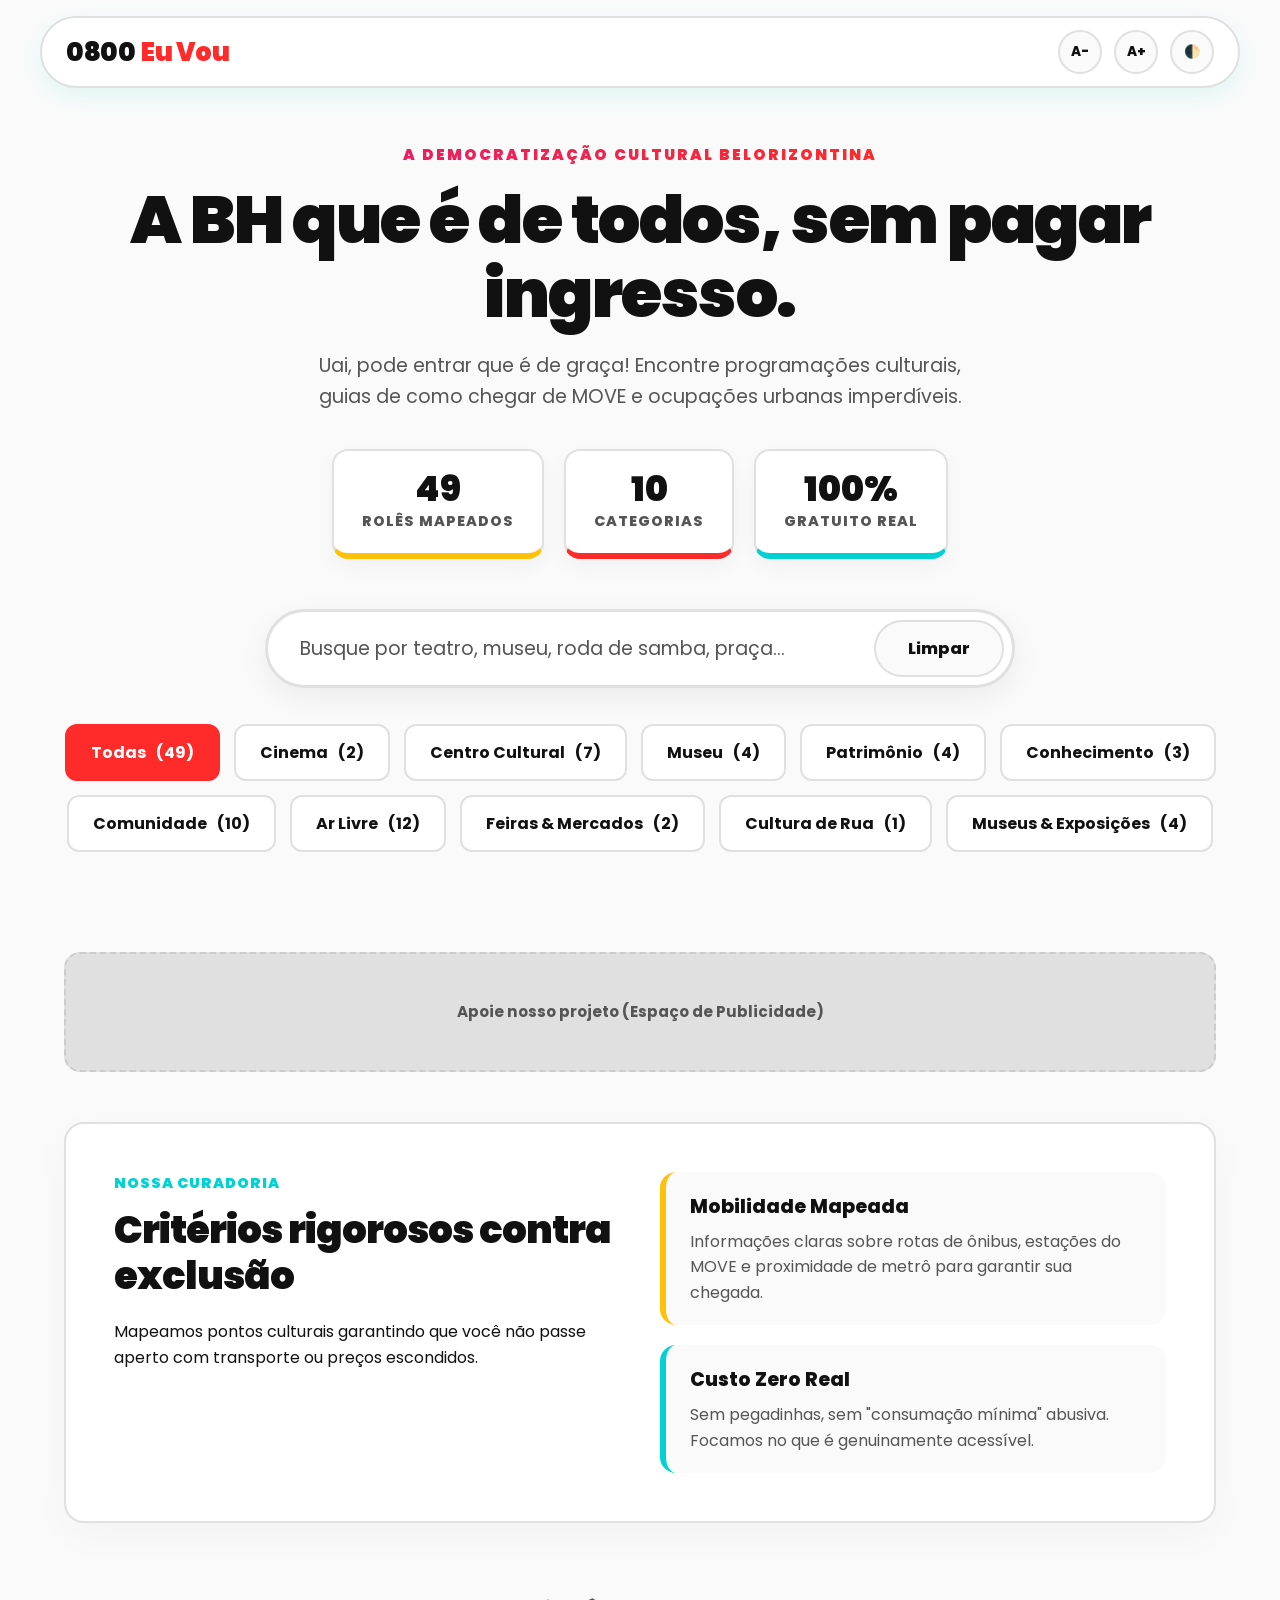
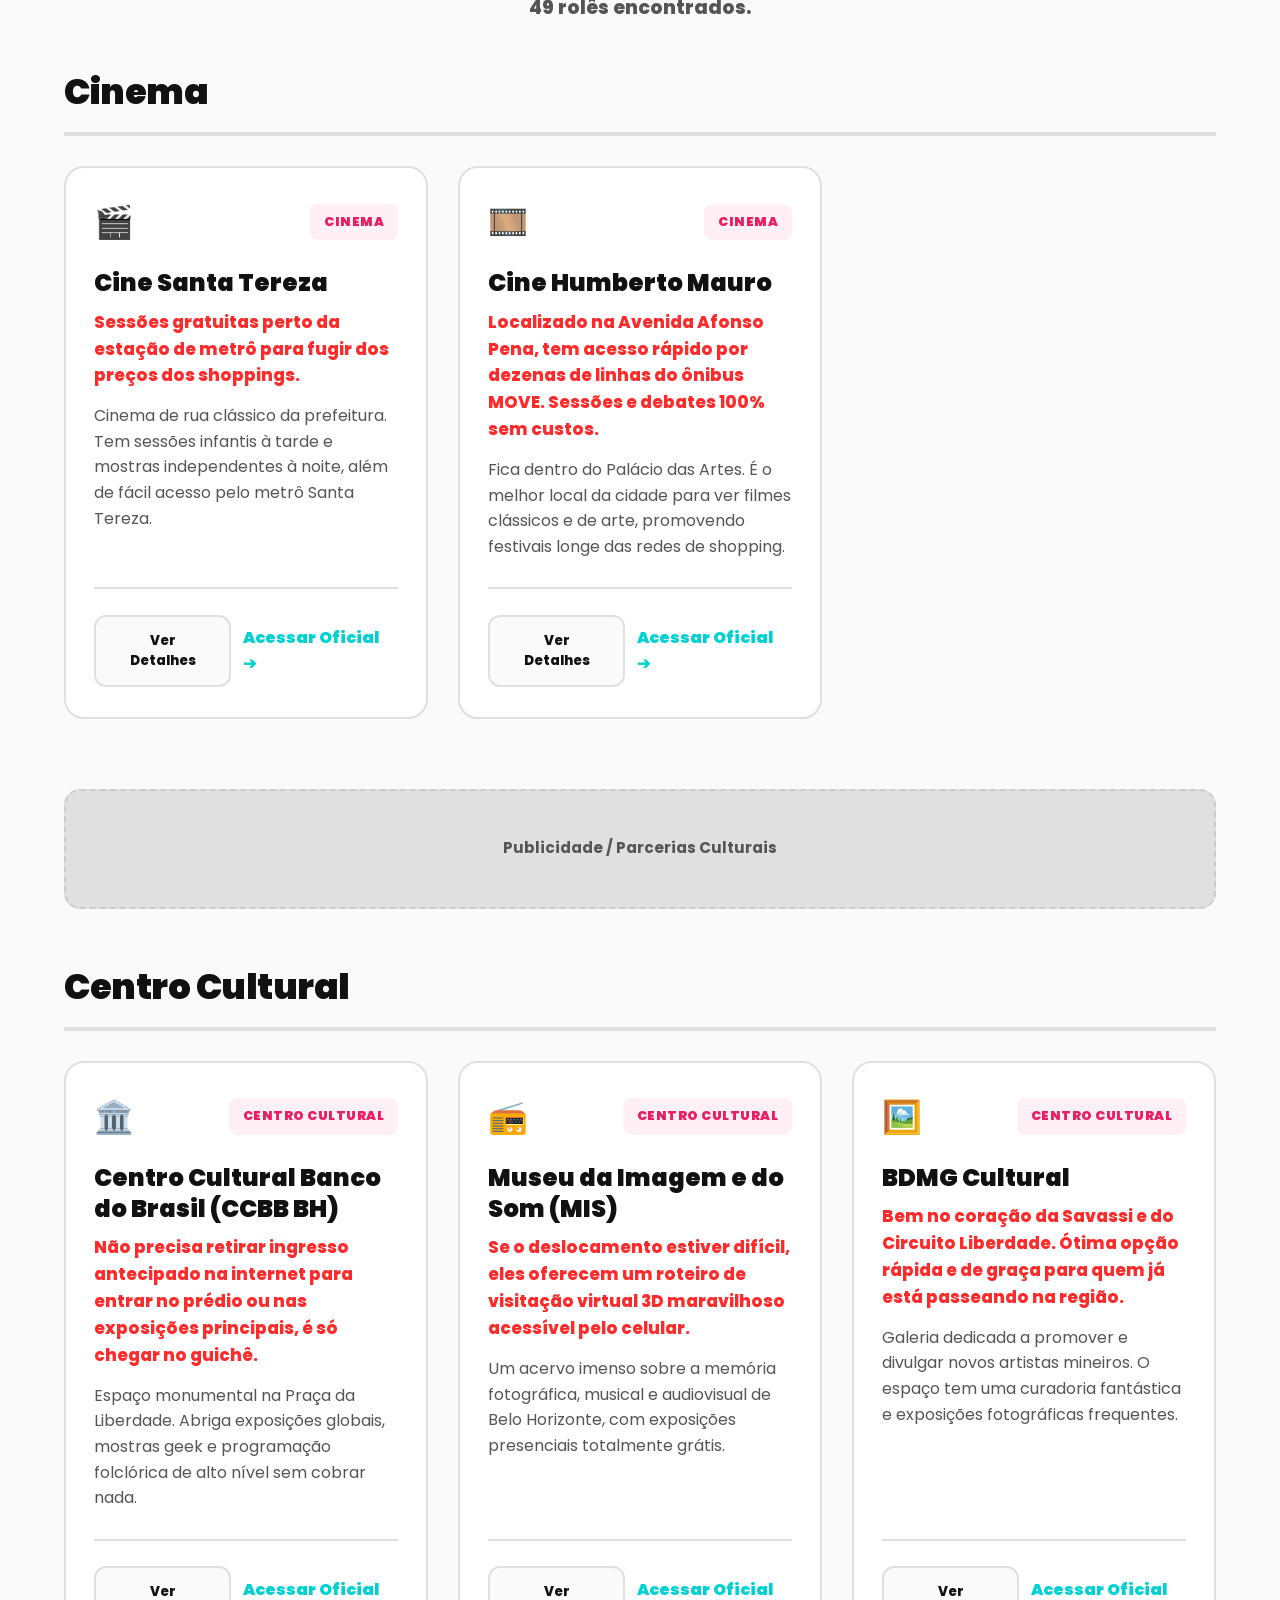
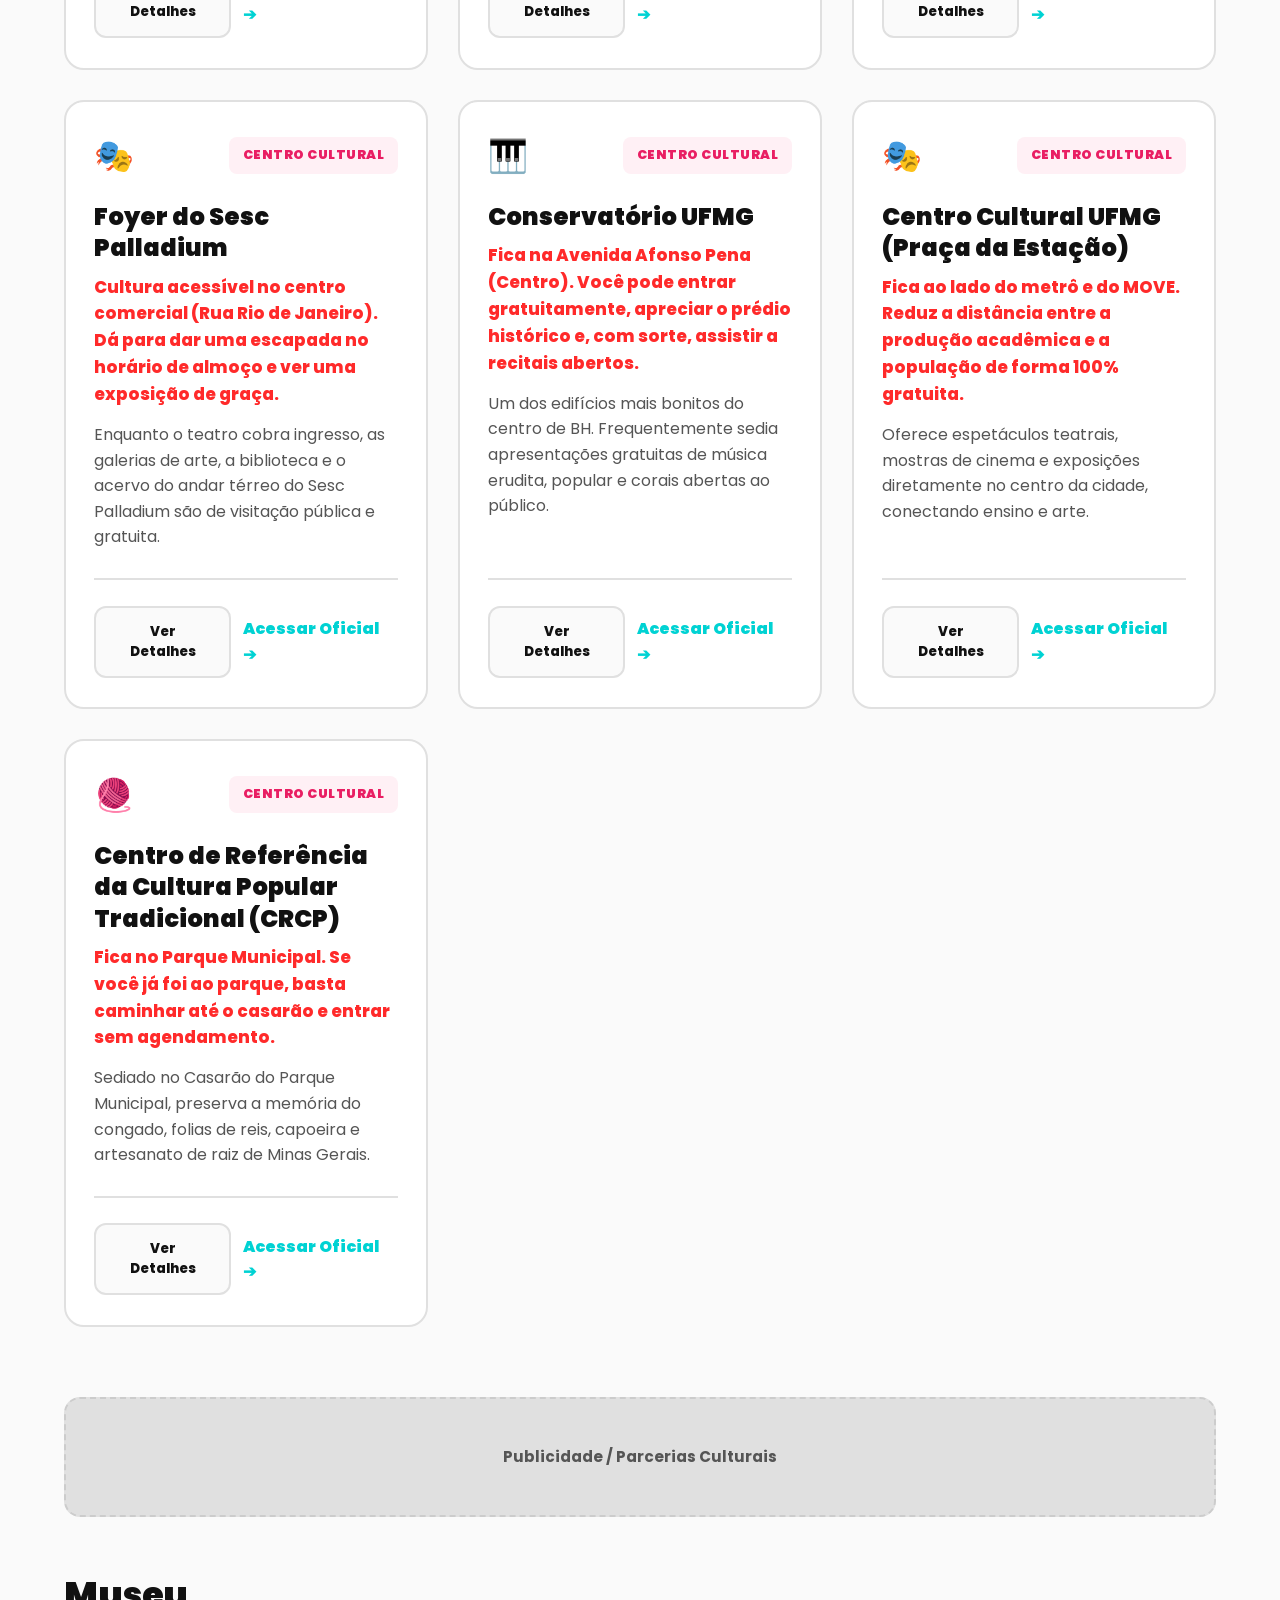
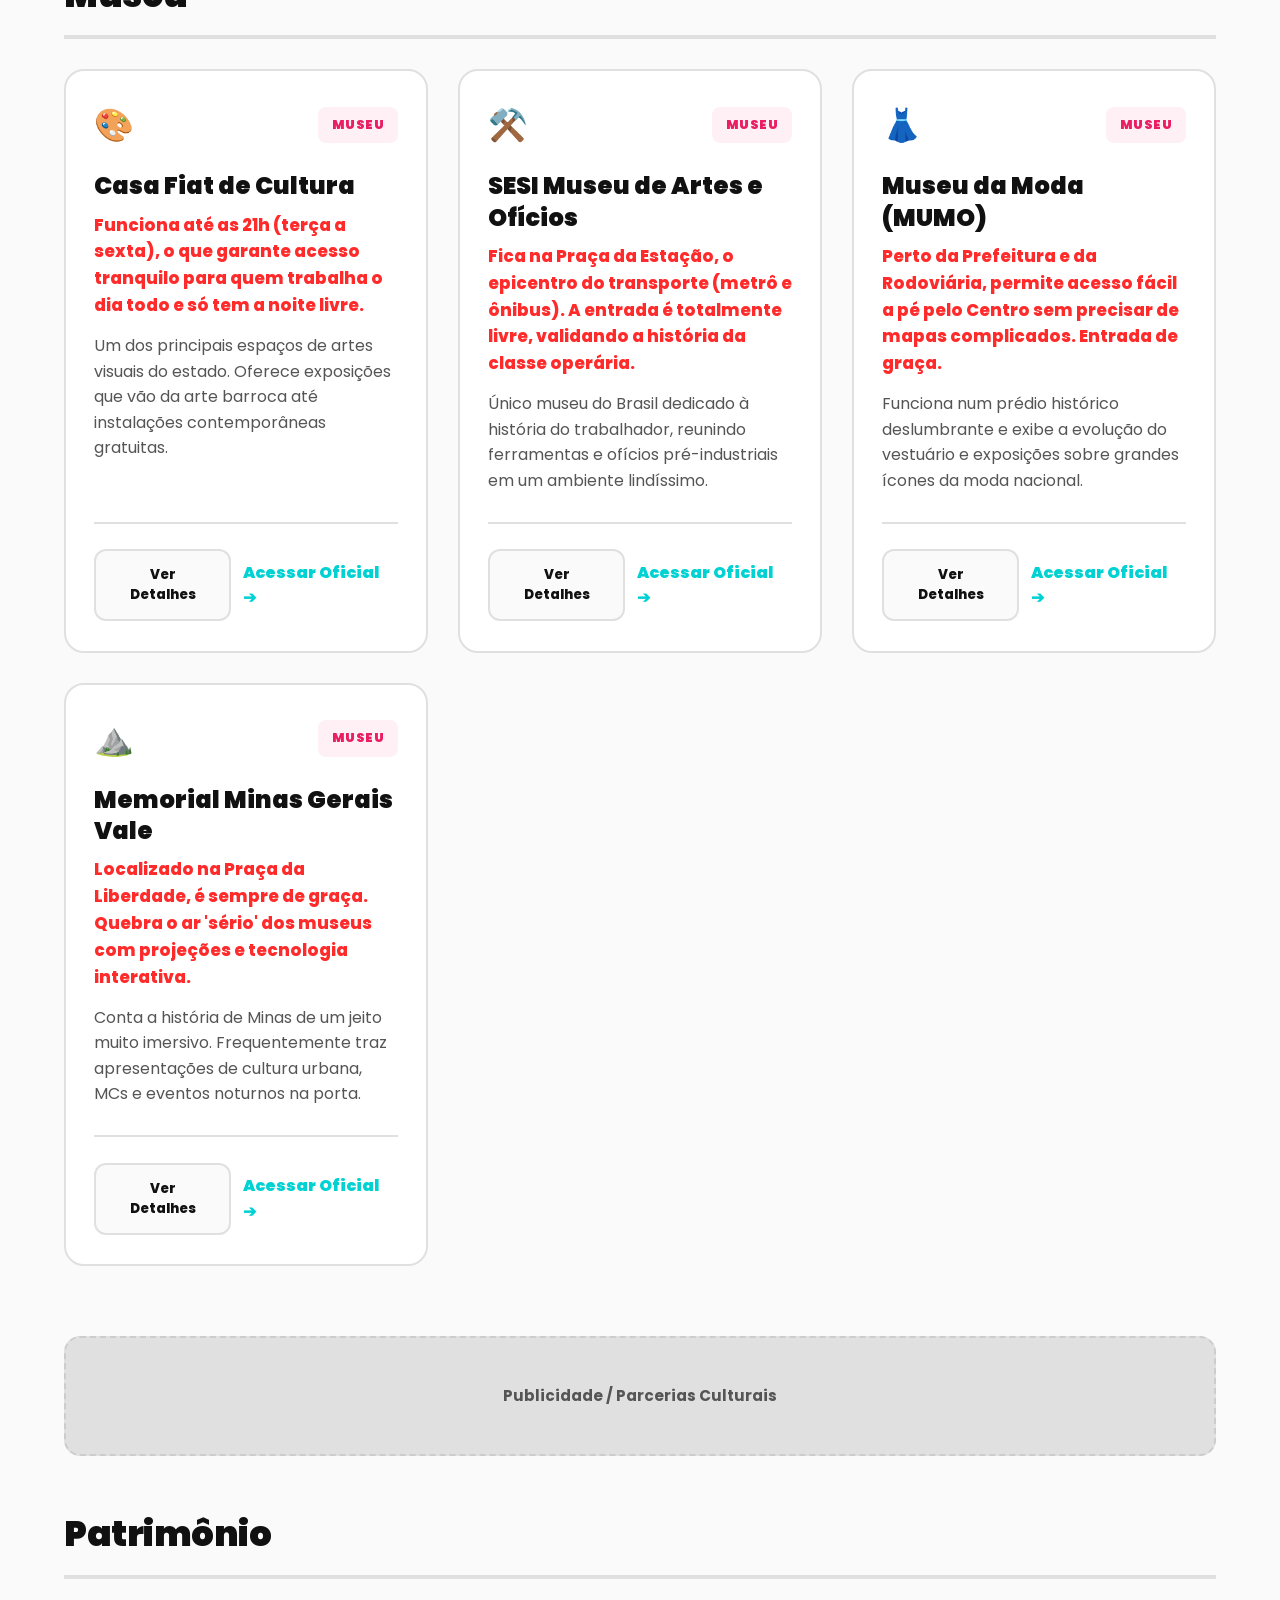
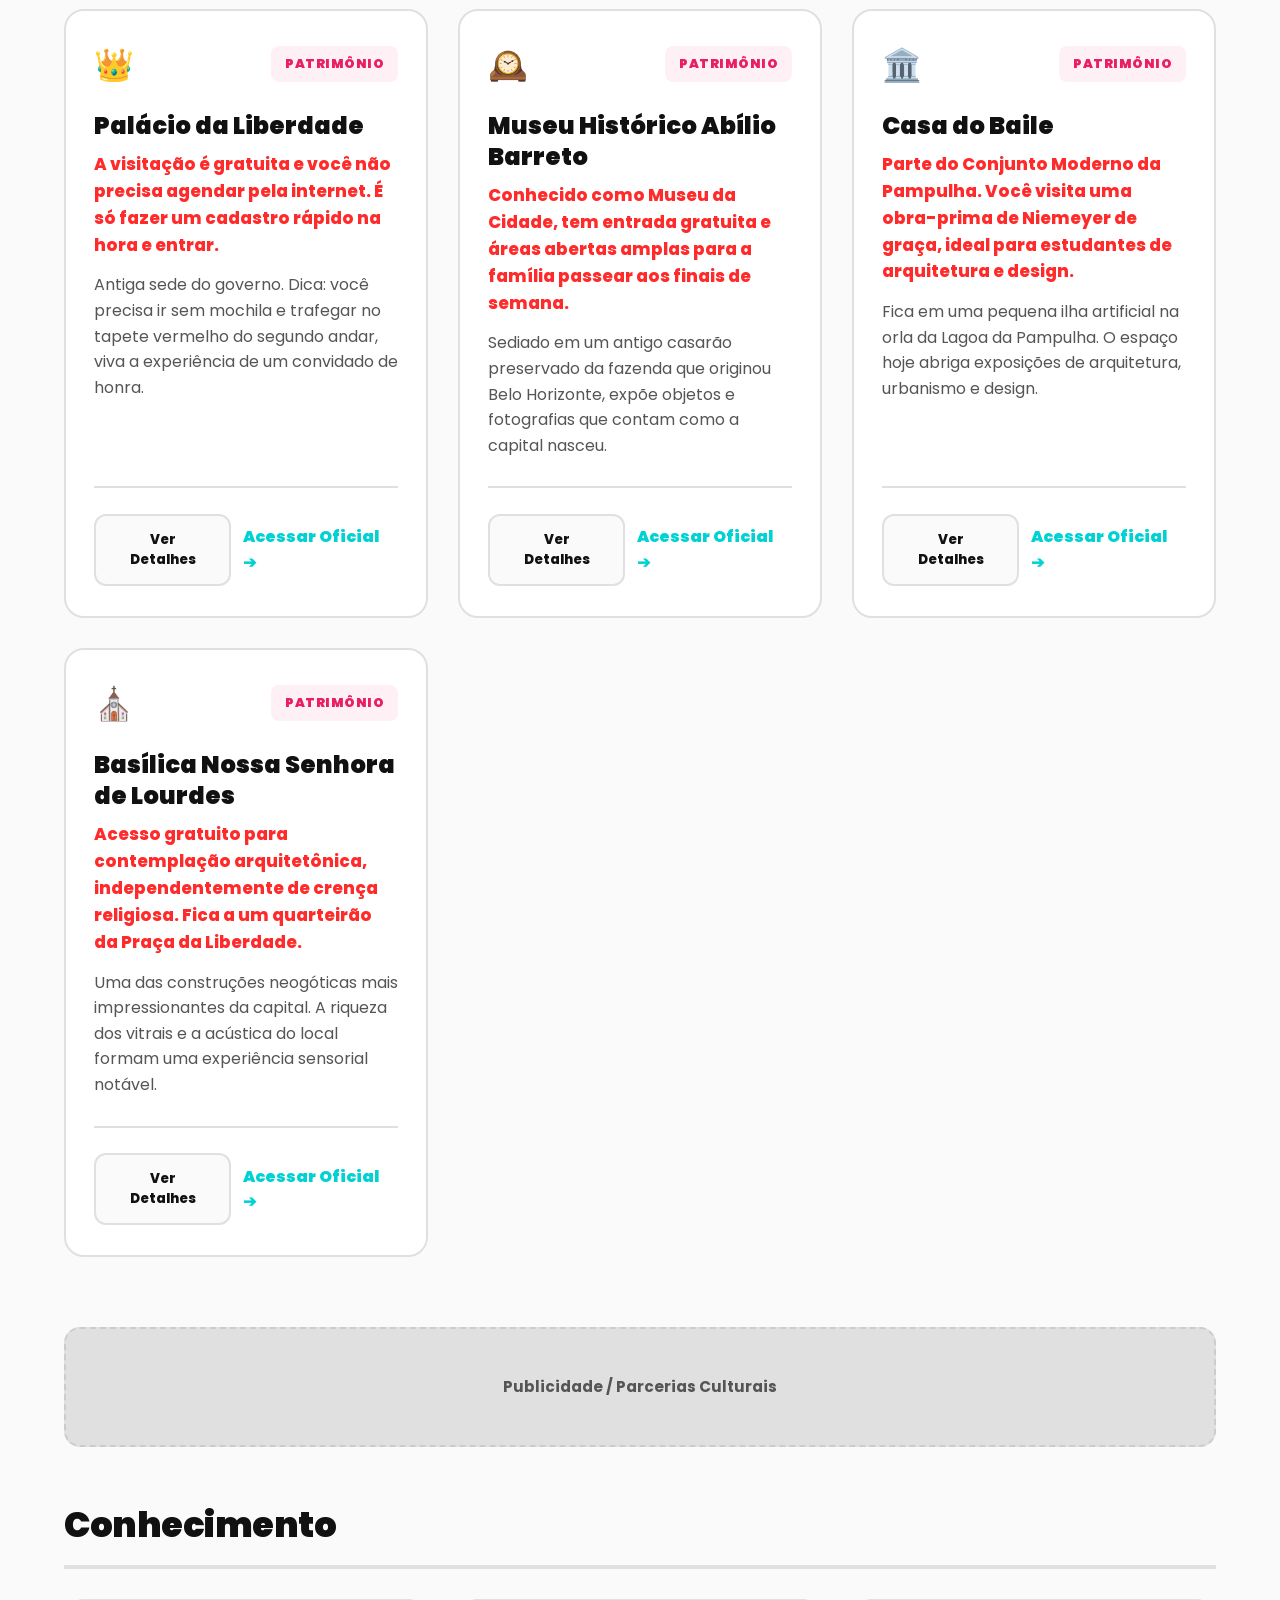
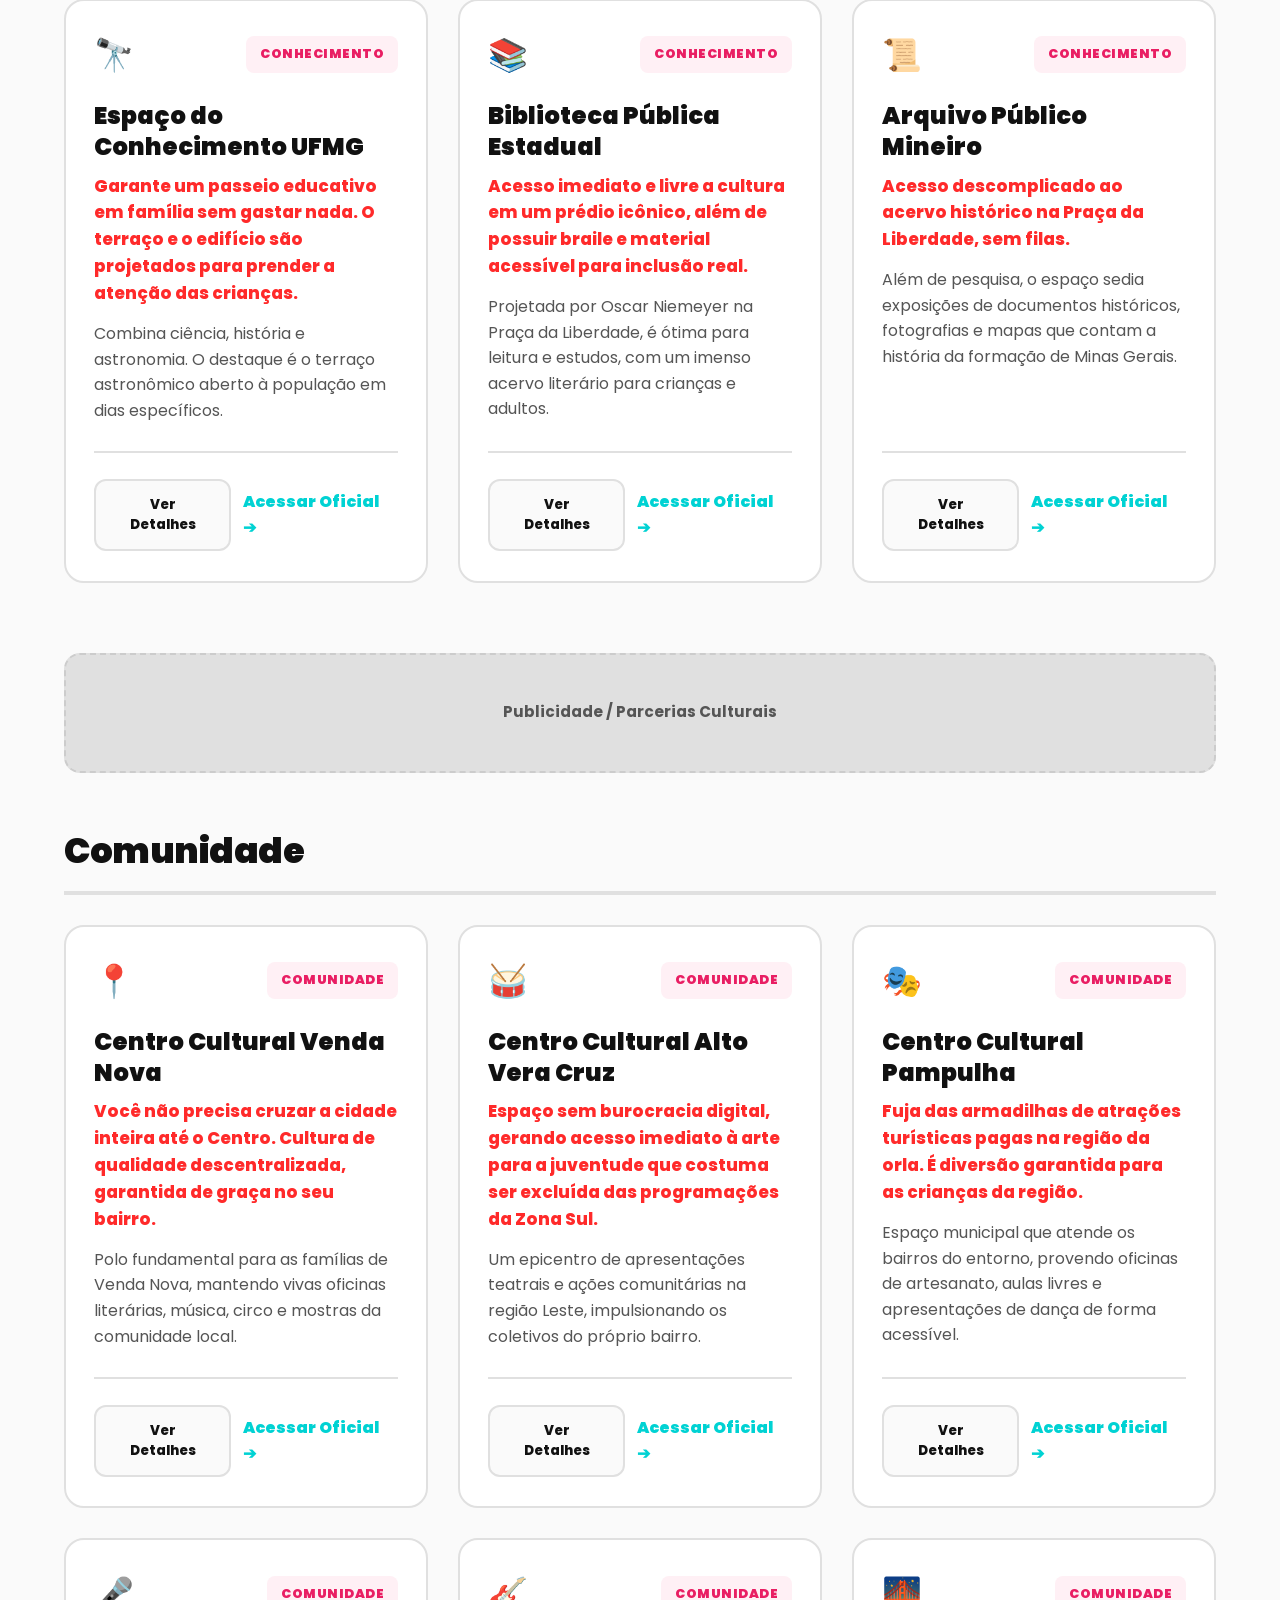
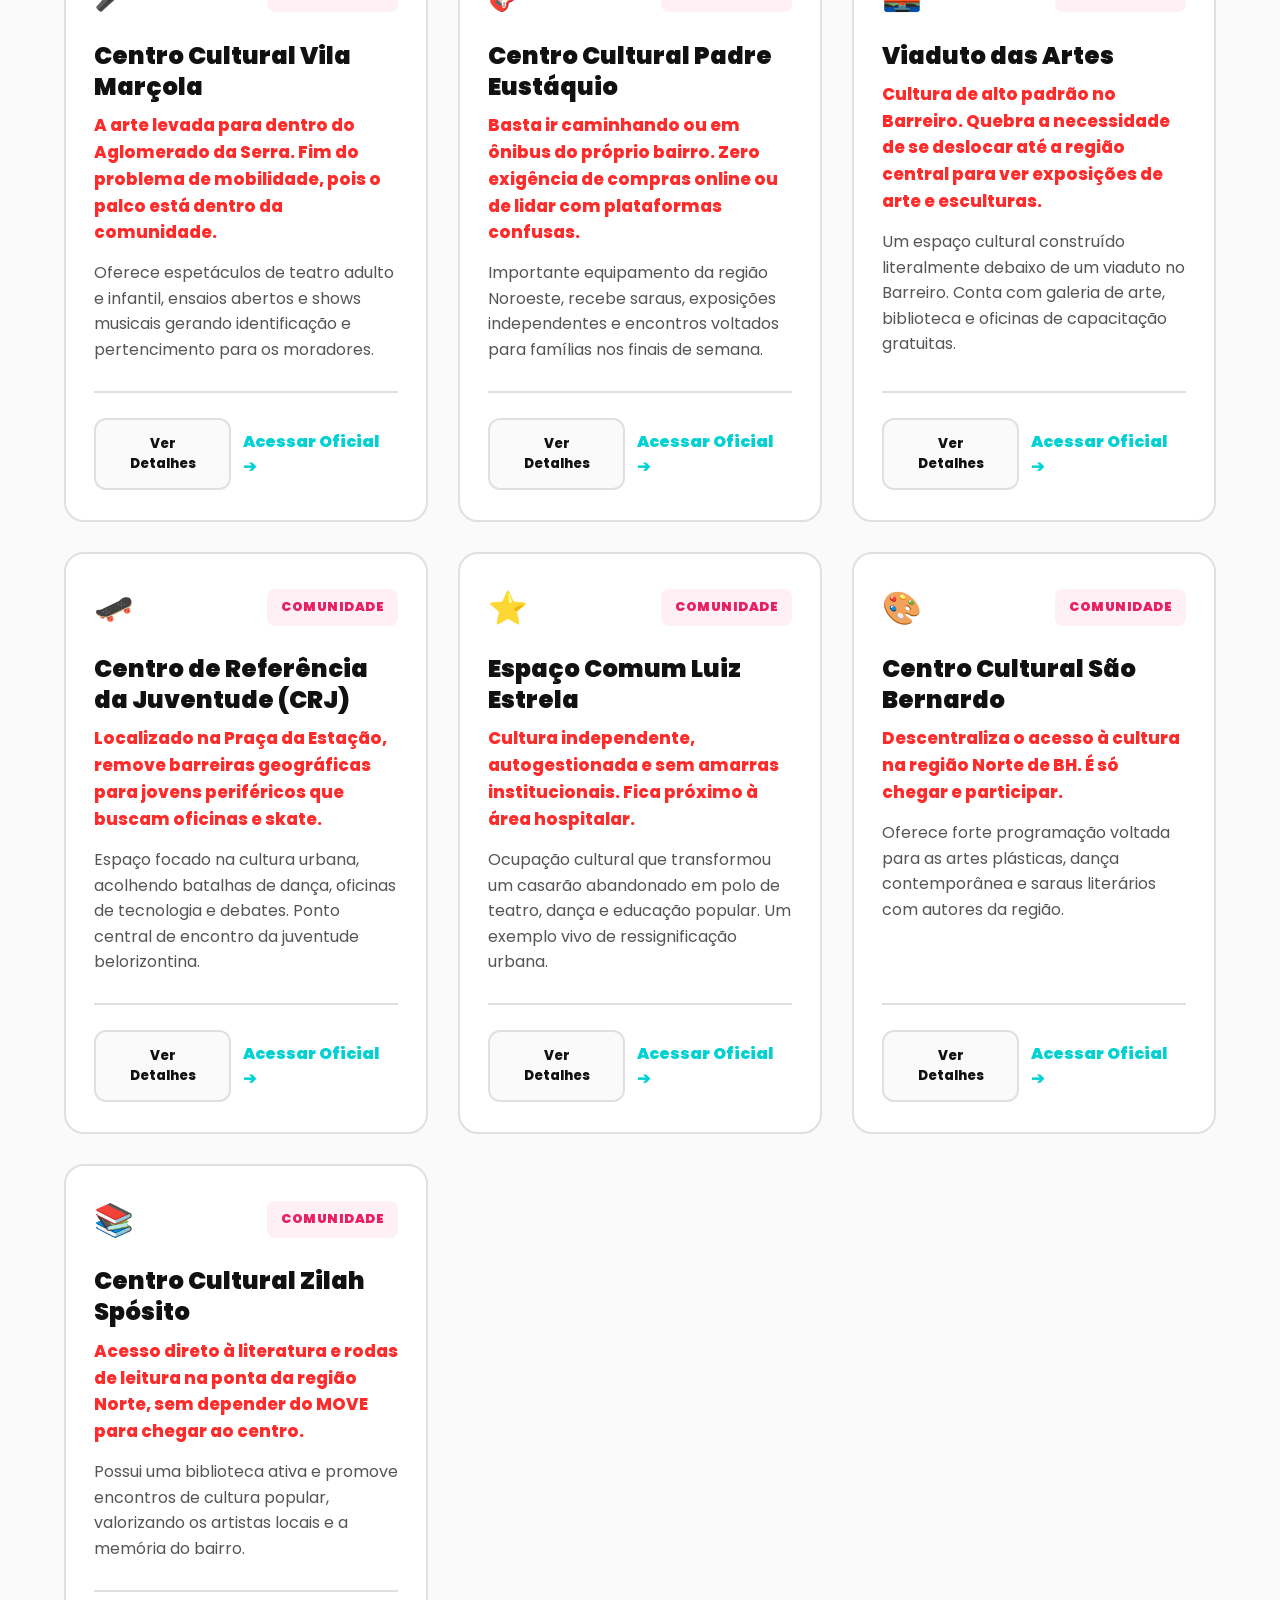
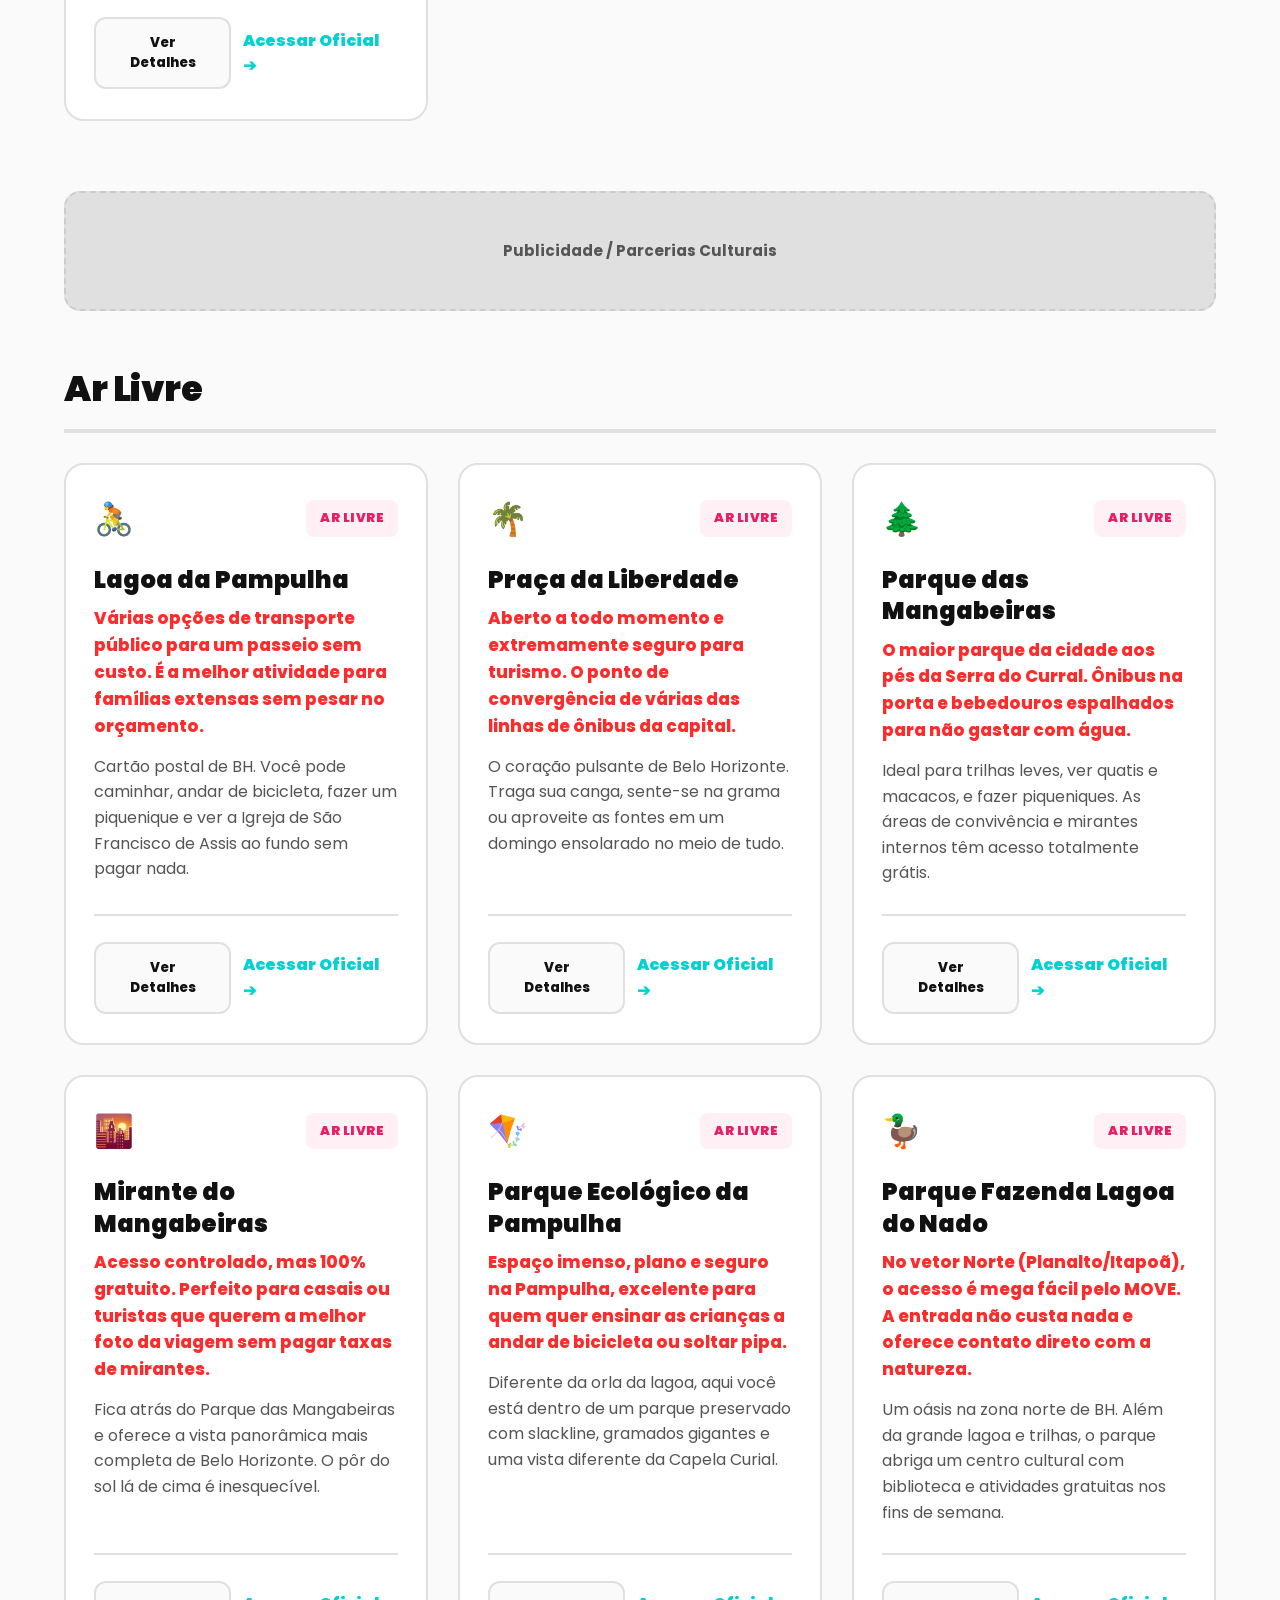
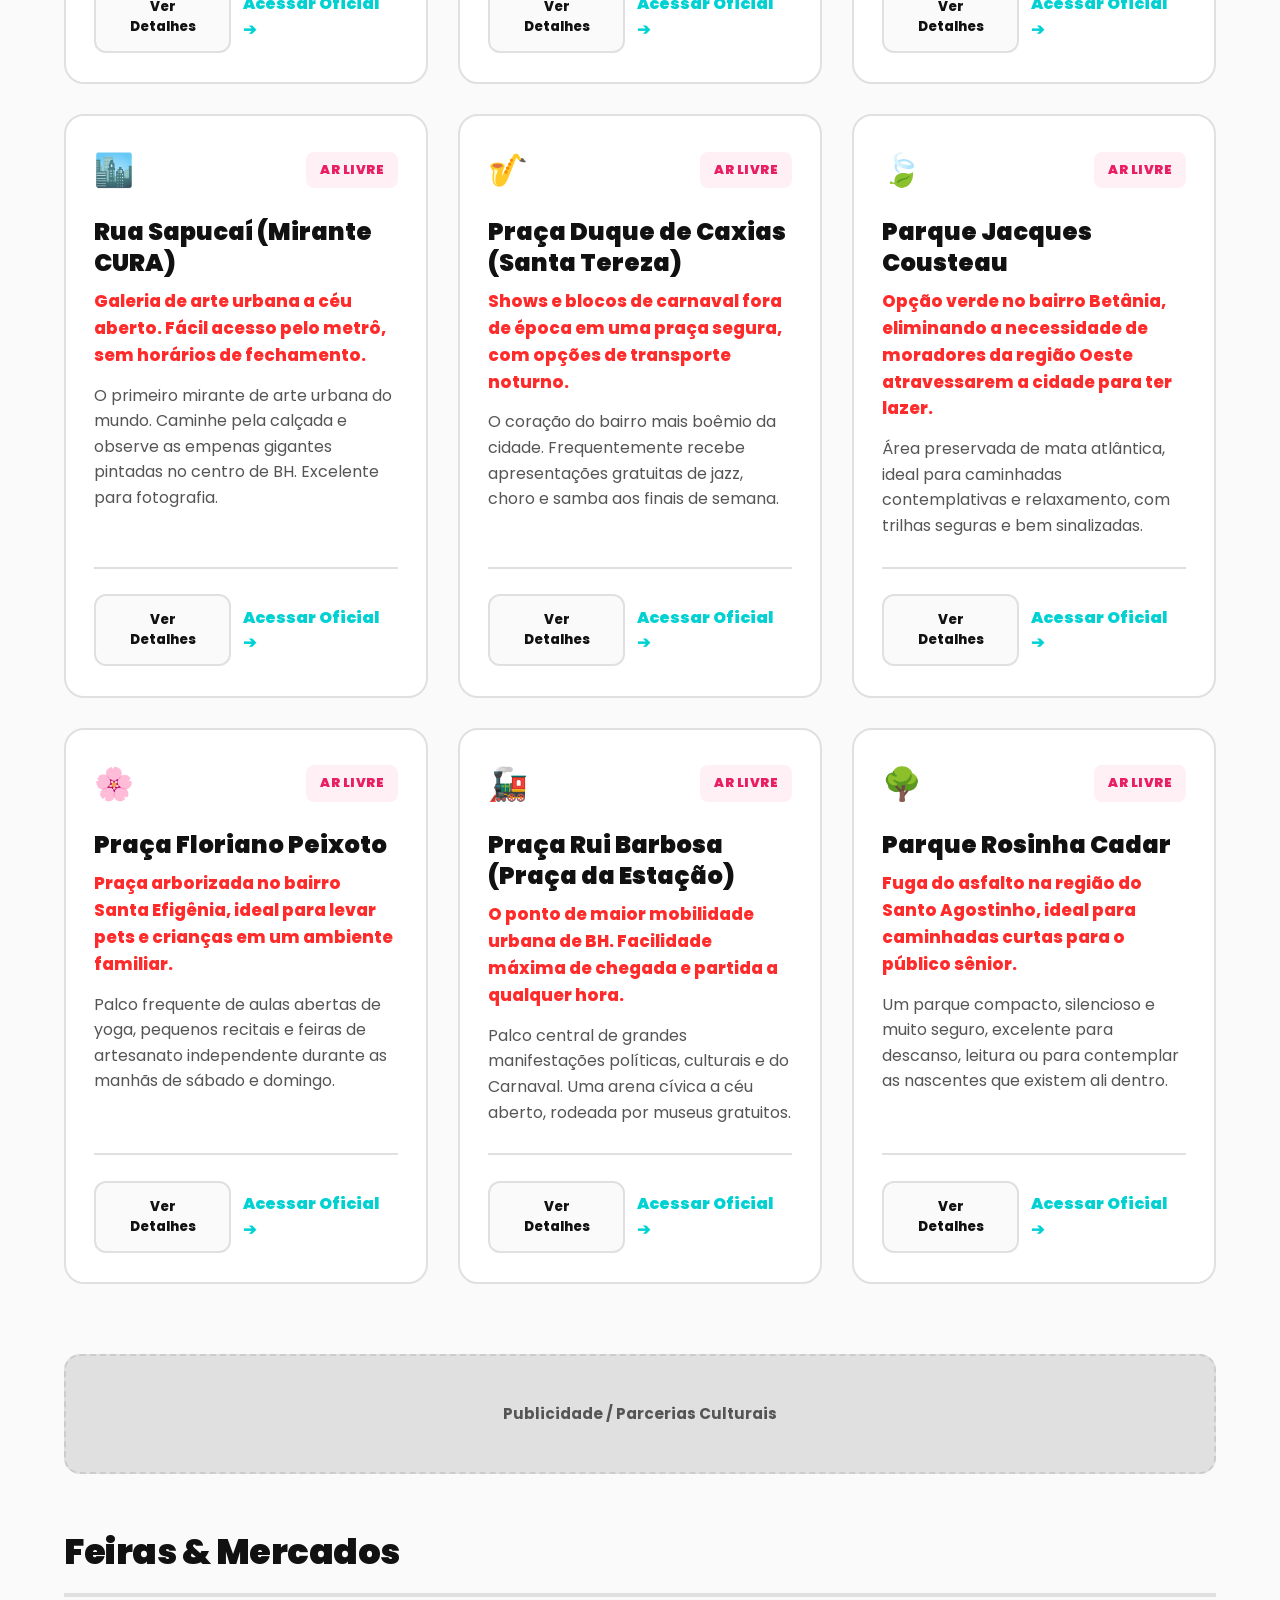
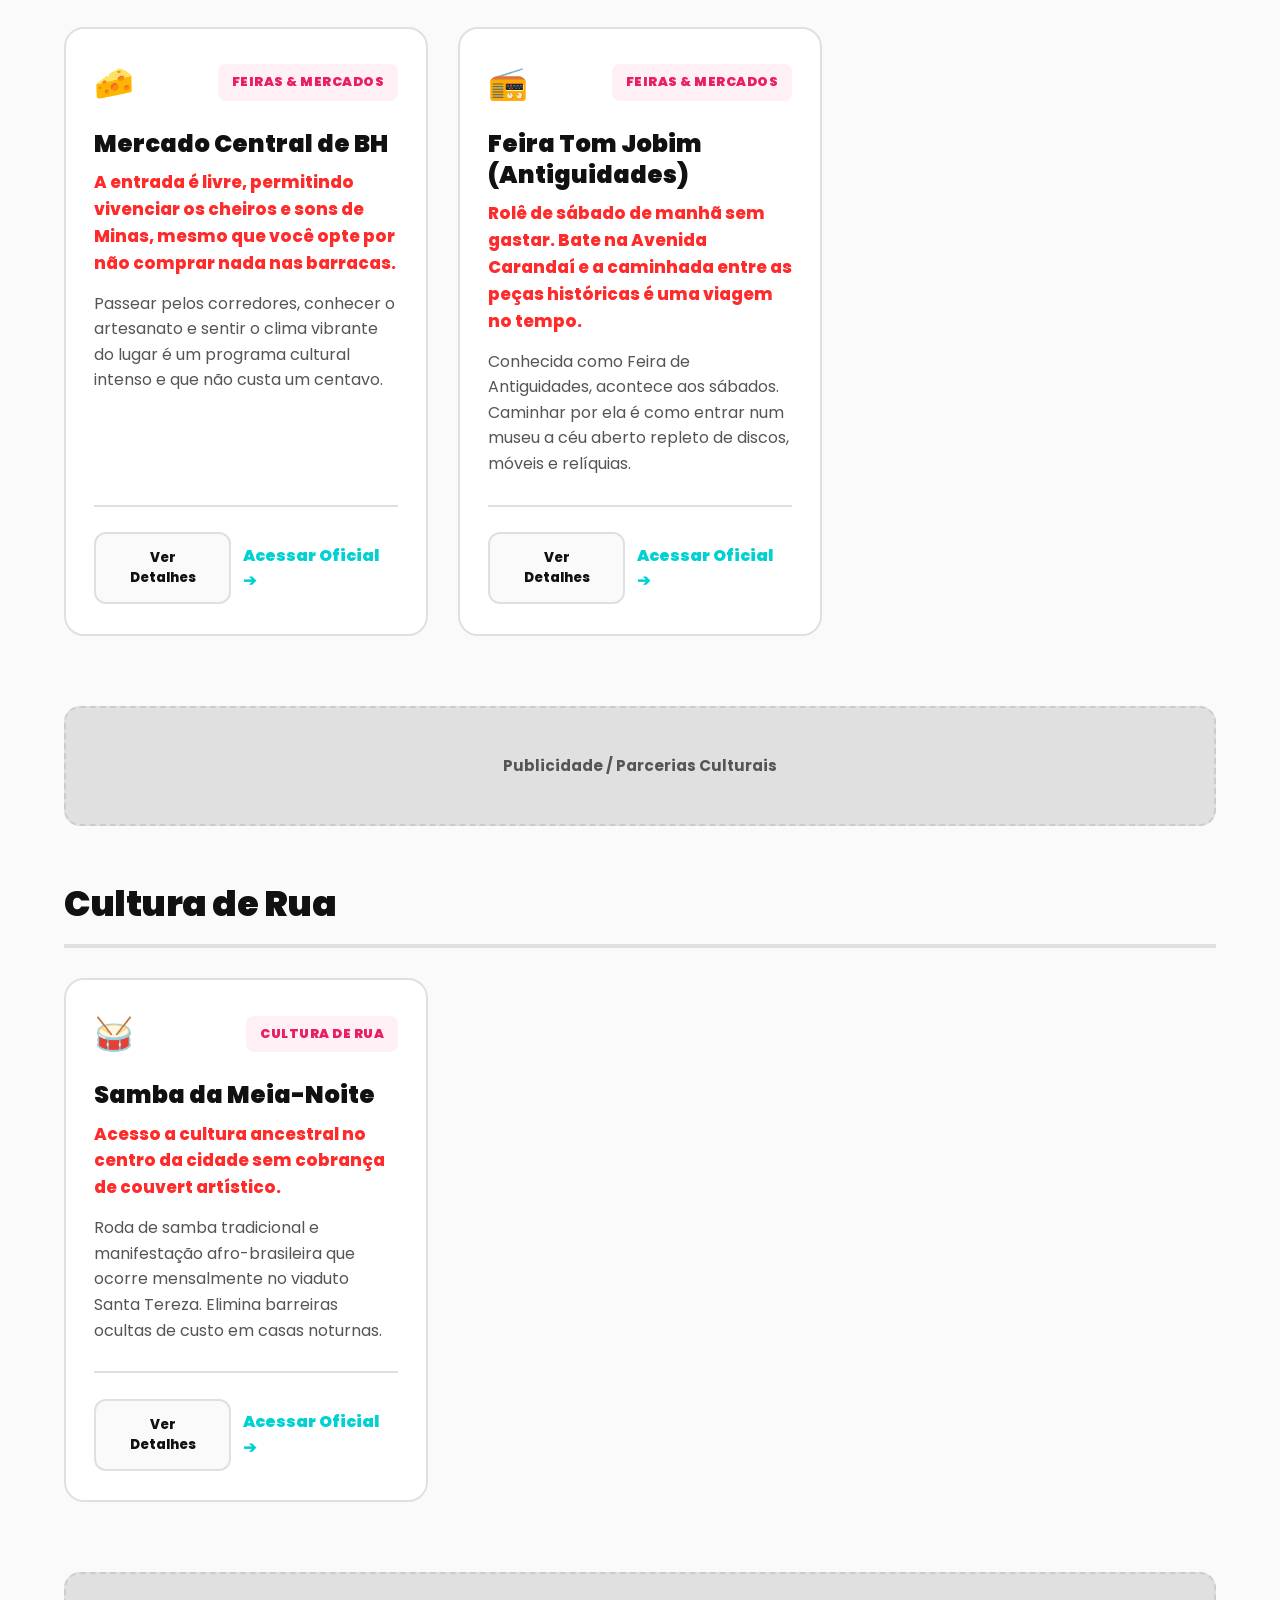
<file: index.html>
<!DOCTYPE html>
<html lang="pt-BR" data-theme="light">
<head>
    <!-- Google Tag Manager -->
    <script>(function(w,d,s,l,i){w[l]=w[l]||[];w[l].push({'gtm.start':
    new Date().getTime(),event:'gtm.js'});var f=d.getElementsByTagName(s)[0],
    j=d.createElement(s),dl=l!='dataLayer'?'&l='+l:'';j.async=true;j.src=
    'https://www.googletagmanager.com/gtm.js?id='+i+dl;f.parentNode.insertBefore(j,f);
    })(window,document,'script','dataLayer','GTM-WC8PTWHC');</script>
    <!-- End Google Tag Manager -->
    
    <meta charset="UTF-8">
    <meta name="viewport" content="width=device-width, initial-scale=1.0">
    <title>0800 Eu Vou | O Guia da Cultura Gratuita em BH</title>
    <meta name="description" content="Guia definitivo da cultura acessível em Belo Horizonte. Descubra como vivenciar a capital mineira com rolês gratuitos, rotas de ônibus e sem armadilhas.">
    <meta name="robots" content="index,follow,max-image-preview:large">
    <link rel="canonical" href="https://0800euvou.com/">
    <meta name="google-adsense-account" content="ca-pub-6821135120244573">
    <link rel="stylesheet" href="style.css">
    
    <!-- Open Graph / Redes Sociais -->
    <meta property="og:type" content="website">
    <meta property="og:title" content="0800 Eu Vou | O Guia da Cultura Gratuita em BH">
    <meta property="og:description" content="Guia definitivo da cultura acessível em Belo Horizonte. Descubra como vivenciar a capital mineira com rolês gratuitos, rotas de ônibus e sem armadilhas.">
    <meta property="og:image" content="https://0800euvou.com/0800euvou.png">
    <meta property="og:url" content="https://0800euvou.com/">
    <meta property="og:locale" content="pt_BR">
    <meta name="twitter:card" content="summary_large_image">

    <!-- PWA e Temas -->
    <link rel="manifest" href="manifest.json">
    <meta name="theme-color" content="#FAFAFA">
    <link rel="apple-touch-icon" href="0800euvou.png">
    
    <!-- Schema.org / JSON-LD -->
    <script type="application/ld+json">
    {
      "@context": "https://schema.org",
      "@type": "WebSite",
      "name": "0800 Eu Vou",
      "url": "https://0800euvou.com/",
      "description": "Ecossistema definitivo para desmistificar o acesso à cultura em Belo Horizonte, listando eventos 100% gratuitos e acessíveis.",
      "inLanguage": "pt-BR",
      "publisher": {
        "@type": "Organization",
        "name": "0800 Eu Vou",
        "url": "https://0800euvou.com/"
      },
      "potentialAction": {
        "@type": "SearchAction",
        "target": "https://0800euvou.com/?q={search_term_string}",
        "query-input": "required name=search_term_string"
      }
    }
    </script>
</head>
<body>
    <!-- Google Tag Manager (noscript) -->
    <noscript><iframe src="https://www.googletagmanager.com/ns.html?id=GTM-WC8PTWHC"
    height="0" width="0" style="display:none;visibility:hidden"></iframe></noscript>
    <!-- End Google Tag Manager (noscript) -->

    <a class="skip-link" href="#lista-ferramentas">Pular para os rolês culturais</a>

    <header class="cabecalho-site">
        <div class="container nav-bar">
            <a class="logotipo" href="./index.html">0800 <span>Eu Vou</span></a>
            <div class="controles-a11y">
                <button type="button" id="btn-fonte-menos" class="btn-a11y" aria-label="Diminuir fonte">A-</button>
                <button type="button" id="btn-fonte-mais" class="btn-a11y" aria-label="Aumentar fonte">A+</button>
                <button type="button" id="btn-tema" class="btn-a11y" aria-label="Alternar tema claro e escuro">🌓</button>
            </div>
        </div>
    </header>

    <main class="container" id="conteudo-principal">
        <section class="hero">
            <p class="hero-kicker">A Democratização Cultural Belorizontina</p>
            <h1 class="hero-title">A BH que é de todos, sem pagar ingresso.</h1>
            <p class="hero-subtitle">Uai, pode entrar que é de graça! Encontre programações culturais, guias de como chegar de MOVE e ocupações urbanas imperdíveis.</p>
            
            <div class="hero-metricas">
                <span class="metrica-card"><strong id="total-ferramentas">0</strong><small>rolês mapeados</small></span>
                <span class="metrica-card"><strong id="total-categorias">0</strong><small>categorias</small></span>
                <span class="metrica-card"><strong>100%</strong><small>gratuito real</small></span>
            </div>
            
            <div class="busca-container" role="search">
                <div class="busca-form">
                    <input id="campo-busca" type="search" placeholder="Busque por teatro, museu, roda de samba, praça..." autocomplete="off">
                    <div class="busca-acoes">
                        <button type="button" id="btn-limpar-busca" class="btn-busca secundario">Limpar</button>
                    </div>
                </div>
            </div>
            
            <nav id="bento-menu" class="bento-grid-container" aria-label="Filtros de categorias de cultura"></nav>
        </section>

        <div class="area-adsense ads-vip"><p class="ads-label">Apoie nosso projeto (Espaço de Publicidade)</p></div>

        <section class="painel-curadoria">
            <div>
                <p class="section-kicker">Nossa Curadoria</p>
                <h2 id="titulo-curadoria">Critérios rigorosos contra exclusão</h2>
                <p>Mapeamos pontos culturais garantindo que você não passe aperto com transporte ou preços escondidos.</p>
            </div>
            <ul class="criterios-lista">
                <li class="criterio-card"><strong>Mobilidade Mapeada</strong><span>Informações claras sobre rotas de ônibus, estações do MOVE e proximidade de metrô para garantir sua chegada.</span></li>
                <li class="criterio-card"><strong>Custo Zero Real</strong><span>Sem pegadinhas, sem "consumação mínima" abusiva. Focamos no que é genuinamente acessível.</span></li>
            </ul>
        </section>

        <p id="status-resultados" class="status-resultados" aria-live="polite">Carregando mapa cultural...</p>
        <div id="lista-ferramentas"></div>
    </main>

    <div id="modal-overlay" class="modal-overlay hidden" aria-hidden="true">
        <div class="modal-content" role="dialog" aria-modal="true">
            <button type="button" class="btn-fechar" id="fechar-modal" aria-label="Fechar janela">✕</button>
            <div class="modal-header-compacto">
                <span id="artigo-emoji" class="emoji-medio"></span>
                <div>
                    <h2 id="artigo-titulo">Título do Rolê</h2>
                    <span id="artigo-categoria" class="tag-categoria">Categoria</span>
                </div>
            </div>
            <div class="dor-box">
                <strong>O que resolve:</strong>
                <p id="artigo-dor"></p>
            </div>
            <div class="artigo-corpo">
                <p id="artigo-descricao"></p>
                <dl class="detalhes-editoriais">
                    <div><dt>Mobilidade / Como Chegar</dt><dd id="artigo-melhor-para"></dd></div>
                    <div><dt>Ponto de Atenção</dt><dd id="artigo-cuidado"></dd></div>
                </dl>
            </div>
            <div class="acoes-ferramenta">
                <a id="artigo-link" href="#" target="_blank" class="btn-primario">Ver Mais Detalhes Oficiais</a>
                <div class="share-buttons">
                    <p class="share-title">Chame a galera:</p>
                    <div class="share-icons" id="botoes-compartilhamento"></div>
                </div>
            </div>
        </div>
    </div>

    <footer class="rodape-site">
        <div class="container rodape-grid">
            <div class="rodape-coluna brand-col">
                <a class="logotipo" href="./index.html">0800 <span>Eu Vou</span></a>
                <p>O ecossistema definitivo para desmistificar o acesso à cultura em Belo Horizonte. Viva a cidade sem armadilhas e sem pagar ingresso.</p>
                <div class="redes-sociais">
                    <a href="#" aria-label="Siga-nos no Instagram">📸</a>
                    <a href="#" aria-label="Siga-nos no Twitter">🐦</a>
                    <a href="#" aria-label="Siga-nos no TikTok">🎵</a>
                </div>
            </div>
            <div class="rodape-coluna">
                <h3>O Projeto</h3>
                <ul>
                    <li><a href="index.html">Início</a></li>
                    <li><a href="sobre.html">Sobre a Curadoria</a></li>
                    <li><a href="contato.html">Sugira um Rolê</a></li>
                    <li><a href="parcerias.html">Anuncie / Parcerias</a></li>
                </ul>
            </div>
            <div class="rodape-coluna">
                <h3>Descubra</h3>
                <ul>
                    <li><a href="index.html?q=museu">Museus & Exposições</a></li>
                    <li><a href="index.html?q=rua">Cultura de Rua</a></li>
                    <li><a href="index.html?q=parque">Parques & Ar Livre</a></li>
                    <li><a href="index.html?q=feira">Feiras & Mercados</a></li>
                </ul>
            </div>
            <div class="rodape-coluna">
                <h3>Transparência</h3>
                <ul>
                    <li><a href="privacidade.html">Política de Privacidade</a></li>
                    <li><a href="termos.html">Termos de Uso</a></li>
                    <li><a href="cookies.html">Gestão de Cookies</a></li>
                </ul>
            </div>
        </div>
        <div class="rodape-bottom container">
            <p>&copy; 2026 0800 Eu Vou - Portal de Cultura Acessível. Feito com ❤️ nas ladeiras de BH.</p>
        </div>
    </footer>
    <script src="script.js"></script>
</body>
</html>
</file>
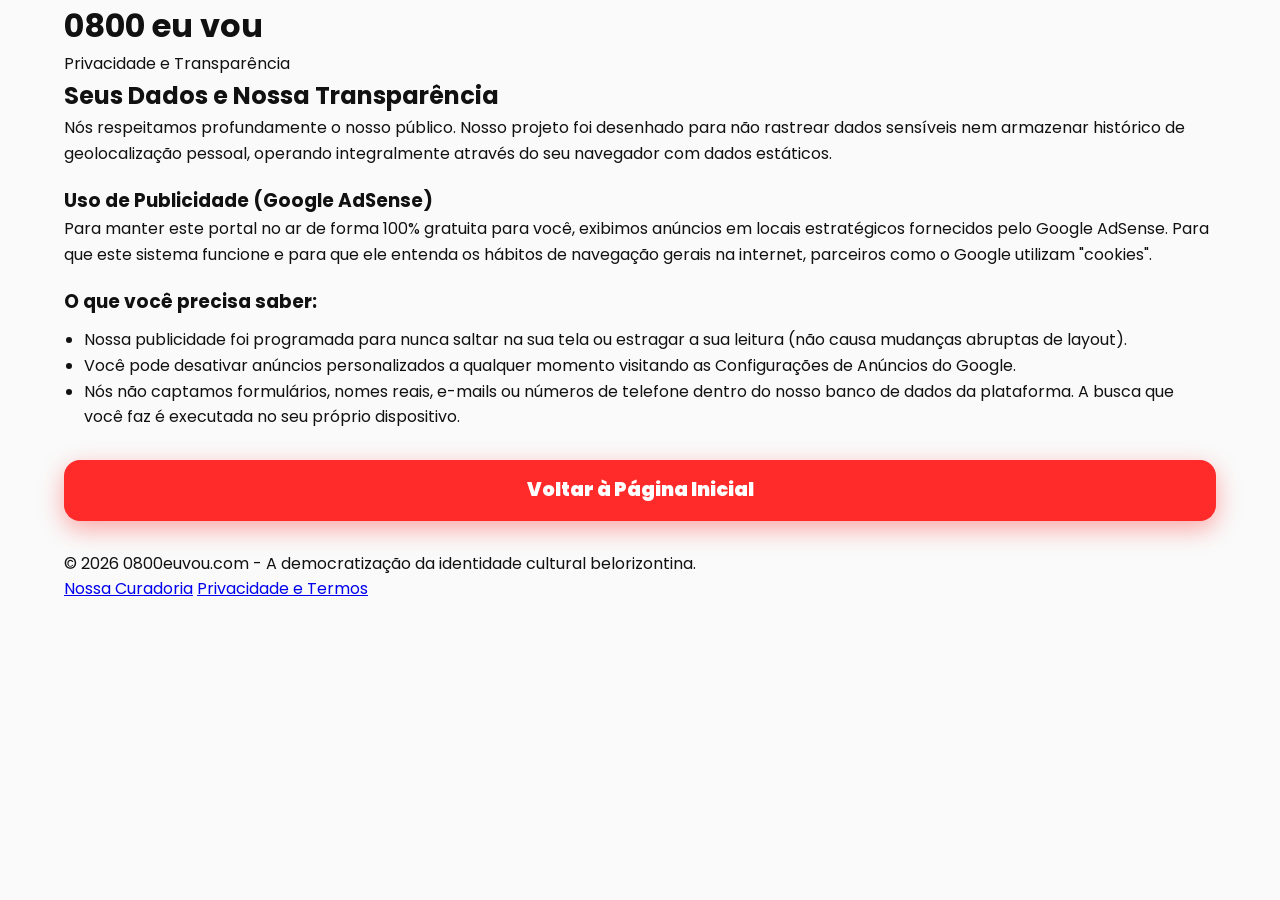
<file: privacidade.html>
<!DOCTYPE html>
<html lang="pt-BR">
<head>
    <meta charset="UTF-8">
    <meta name="viewport" content="width=device-width, initial-scale=1.0">
    <title>Privacidade - 0800 eu vou</title>
    <meta name="description" content="Política de privacidade e uso de dados do portal 0800 eu vou.">
    <link rel="stylesheet" href="style.css">
</head>
<body>
    <a href="#conteudo-principal" class="skip-link">Pular para o conteúdo principal</a>

    <header class="cabecalho-principal">
        <div class="container">
            <h1>0800 eu vou</h1>
            <p class="tagline">Privacidade e Transparência</p>
        </div>
    </header>

    <main id="conteudo-principal" class="container">
        <section class="hero-bento">
            <div class="hero-texto">
                <h2>Seus Dados e Nossa Transparência</h2>
                <p>Nós respeitamos profundamente o nosso público. Nosso projeto foi desenhado para não rastrear dados sensíveis nem armazenar histórico de geolocalização pessoal, operando integralmente através do seu navegador com dados estáticos.</p>

                <h3 style="margin-top: 20px; color: var(--cor-primaria);">Uso de Publicidade (Google AdSense)</h3>
                <p>Para manter este portal no ar de forma 100% gratuita para você, exibimos anúncios em locais estratégicos fornecidos pelo Google AdSense. Para que este sistema funcione e para que ele entenda os hábitos de navegação gerais na internet, parceiros como o Google utilizam "cookies".</p>

                <h3 style="margin-top: 20px; color: var(--cor-primaria);">O que você precisa saber:</h3>
                <ul style="margin-left: 20px; margin-top: 10px;">
                    <li>Nossa publicidade foi programada para nunca saltar na sua tela ou estragar a sua leitura (não causa mudanças abruptas de layout).</li>
                    <li>Você pode desativar anúncios personalizados a qualquer momento visitando as Configurações de Anúncios do Google.</li>
                    <li>Nós não captamos formulários, nomes reais, e-mails ou números de telefone dentro do nosso banco de dados da plataforma. A busca que você faz é executada no seu próprio dispositivo.</li>
                </ul>
            </div>
        </section>
        
        <div style="text-align: center; margin: 30px 0;">
            <a href="index.html" class="btn-primario" style="text-decoration: none; padding: 15px 30px;">Voltar à Página Inicial</a>
        </div>
    </main>

    <footer class="rodape-principal">
        <div class="container">
            <p>&copy; 2026 0800euvou.com - A democratização da identidade cultural belorizontina.</p>
            <nav aria-label="Links institucionais">
                <a href="sobre.html">Nossa Curadoria</a>
                <a href="privacidade.html" aria-current="page">Privacidade e Termos</a>
            </nav>
        </div>
    </footer>
</body>
</html>
</file>
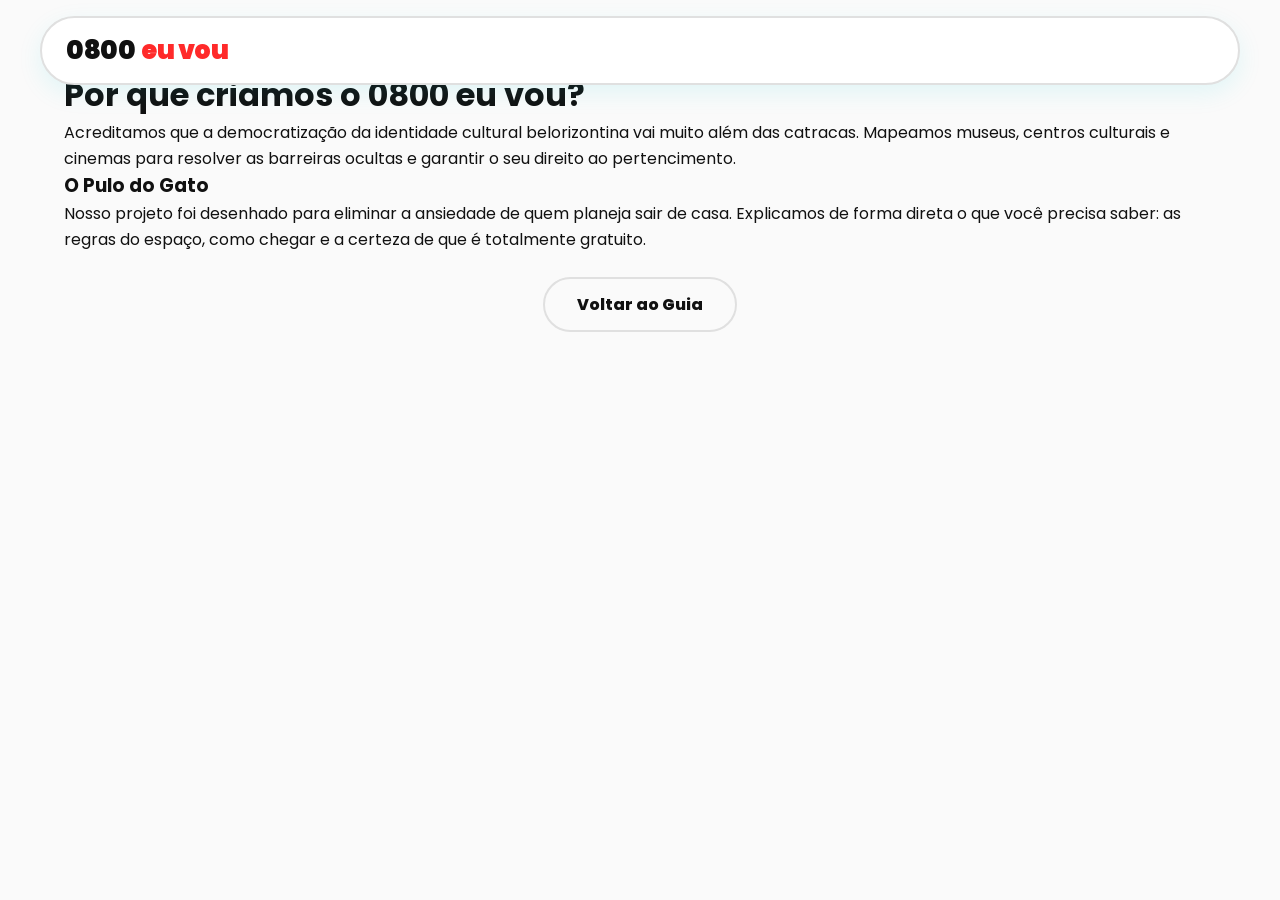
<file: sobre.html>
<!DOCTYPE html>
<html lang="pt-BR" data-theme="light">
<head>
    <meta charset="UTF-8">
    <meta name="viewport" content="width=device-width, initial-scale=1.0">
    <title>Nossa Curadoria | 0800 eu vou</title>
    <link rel="stylesheet" href="style.css">
</head>
<body>
    <header class="cabecalho-site">
        <div class="container nav-bar">
            <a class="logotipo" href="./index.html">0800 <span>eu vou</span></a>
        </div>
    </header>

    <main class="container pagina-institucional" id="conteudo-principal">
        <h1>Por que criamos o 0800 eu vou?</h1>
        <p>Acreditamos que a democratização da identidade cultural belorizontina vai muito além das catracas. Mapeamos museus, centros culturais e cinemas para resolver as barreiras ocultas e garantir o seu direito ao pertencimento.</p>
        
        <h3>O Pulo do Gato</h3>
        <p>Nosso projeto foi desenhado para eliminar a ansiedade de quem planeja sair de casa. Explicamos de forma direta o que você precisa saber: as regras do espaço, como chegar e a certeza de que é totalmente gratuito.</p>
        
        <div style="text-align: center; margin-top: 40px;">
            <a href="index.html" class="btn-busca secundario" style="text-decoration: none;">Voltar ao Guia</a>
        </div>
    </main>
</body>
</html>
</file>
<file: style.css>
@import url('https://fonts.googleapis.com/css2?family=Poppins:wght@400;600;800;900&display=swap');

:root {
  /* Paleta Claro - "Carnaval & Diversidade" (Energia e Alto Contraste) */
  --bg-base: #FAFAFA; /* Branco levemente aquecido para segurar o contraste */
  --card-bg: #FFFFFF;
  --text-main: #111111; /* Quase preto absoluto para máxima legibilidade */
  --text-muted: #555555;
  
  /* Cores Vibrantes da Diversidade */
  --accent-primary: #FF2A2A; /* Vermelho-vivo (Ação e Urgência) */
  --accent-secondary: #FFC107; /* Amarelo-ouro (Luz e Destaque) */
  --accent-tertiary: #00D2D3; /* Turquesa (Frescor e Navegação) */
  --accent-magenta: #E91E63; /* Magenta (Interatividade e Alegria) */
  
  --accent-focus: var(--accent-magenta);
  --accent-soft: #FFF0F5; /* Fundo suave com toque magenta */
  --border-light: #E0E0E0;
  --radius-card: 16px;
  --radius-pill: 100px;
}

[data-theme="dark"] {
  /* Paleta Escura - "Baile Noturno" */
  --bg-base: #120E15; /* Fundo profundo com levíssimo subtom roxo */
  --card-bg: #1E1724;
  --text-main: #FFFFFF;
  --text-muted: #A09BA6;
  --border-light: #382B42;
  
  --accent-primary: #FF4D4D; /* Vermelho neon */
  --accent-secondary: #FFD147; /* Ouro brilhante */
  --accent-tertiary: #33E2E2; /* Turquesa luminoso */
  --accent-magenta: #F06292; /* Magenta suave */
  
  --accent-focus: var(--accent-magenta);
  --accent-soft: #381525;
}

* { 
  box-sizing: border-box; 
  margin: 0; 
  padding: 0; 
  font-family: 'Poppins', sans-serif; 
}

body { 
  background-color: var(--bg-base); 
  color: var(--text-main); 
  line-height: 1.6; 
  transition: background-color 0.3s, color 0.3s; 
}

.container { 
  max-width: 1200px; 
  margin: 0 auto; 
  padding: 0 24px; 
}

.hidden { 
  display: none !important; 
}

/* Acessibilidade */
.skip-link { 
  position: absolute; 
  top: -100px; 
  left: 20px; 
  background: var(--accent-magenta); 
  color: #FFFFFF; 
  padding: 12px; 
  z-index: 2000; 
  border-radius: 8px; 
  font-weight: 900; 
  text-decoration: none; 
  transition: top 0.2s; 
}

.skip-link:focus { 
  top: 20px; 
}

.btn-a11y { 
  background: var(--bg-base); 
  border: 2px solid var(--border-light); 
  color: var(--text-main); 
  font-weight: 800; 
  border-radius: 50%; 
  width: 44px; 
  height: 44px; 
  cursor: pointer; 
  transition: all 0.2s; 
  display: flex; 
  align-items: center; 
  justify-content: center; 
}

.btn-a11y:hover, .btn-a11y:focus { 
  border-color: var(--accent-tertiary); 
  color: var(--accent-tertiary); 
}

/* Cabeçalho */
.cabecalho-site { 
  position: sticky; 
  top: 16px; 
  z-index: 100; 
  margin: 0 24px; 
}

.nav-bar { 
  background: var(--card-bg); 
  border: 2px solid var(--border-light); 
  border-radius: var(--radius-pill); 
  padding: 12px 24px; 
  display: flex; 
  justify-content: space-between; 
  align-items: center; 
  box-shadow: 0 8px 24px rgba(0, 210, 211, 0.1); 
  transition: all 0.3s;
}

.nav-bar:hover {
  border-color: var(--accent-tertiary);
}

.logotipo { 
  font-size: 1.6rem; 
  font-weight: 900; 
  color: var(--text-main); 
  text-decoration: none; 
  display: flex; 
  align-items: center; 
  gap: 6px;
  letter-spacing: -0.5px;
}

.logotipo span { 
  color: var(--accent-primary); 
}

.controles-a11y { 
  display: flex; 
  gap: 12px; 
}

/* Hero Section */
.hero { 
  text-align: center; 
  padding: 70px 0 50px; 
}

.hero-kicker { 
  /* Aplicando o gradiente vibrante de festa */
  background: linear-gradient(90deg, var(--accent-magenta), var(--accent-primary));
  -webkit-background-clip: text;
  -webkit-text-fill-color: transparent;
  background-clip: text;
  color: var(--accent-magenta);
  font-weight: 900; 
  text-transform: uppercase; 
  letter-spacing: 2px; 
  font-size: 0.95rem; 
  margin-bottom: 16px; 
  display: inline-block;
}

.hero-title { 
  font-size: clamp(2.5rem, 6vw, 4.2rem); 
  font-weight: 900; 
  color: var(--text-main); 
  margin-bottom: 20px; 
  line-height: 1.1; 
  letter-spacing: -1.5px;
}

.hero-subtitle { 
  font-size: 1.2rem; 
  color: var(--text-muted); 
  max-width: 680px; 
  margin: 0 auto 36px; 
  font-weight: 400;
}

.hero-metricas { 
  display: flex; 
  justify-content: center; 
  flex-wrap: wrap; 
  gap: 20px; 
  margin-bottom: 50px; 
}

/* Métricas super vibrantes */
.metrica-card { 
  background: var(--card-bg); 
  border: 2px solid var(--border-light); 
  border-radius: 16px; 
  padding: 20px 28px; 
  display: flex; 
  flex-direction: column; 
  align-items: center; 
  min-width: 150px; 
  box-shadow: 0 8px 20px rgba(0,0,0,0.04); 
  transition: transform 0.3s;
}

.metrica-card:hover { transform: translateY(-5px); }

.metrica-card:nth-child(1) { border-bottom: 6px solid var(--accent-secondary); } /* Ouro */
.metrica-card:nth-child(2) { border-bottom: 6px solid var(--accent-primary); }   /* Vermelho */
.metrica-card:nth-child(3) { border-bottom: 6px solid var(--accent-tertiary); }  /* Turquesa */

.metrica-card strong { 
  font-size: 2.2rem; 
  color: var(--text-main); 
  line-height: 1; 
  margin-bottom: 4px; 
  font-weight: 900;
}

.metrica-card small { 
  color: var(--text-muted); 
  font-size: 0.9rem; 
  font-weight: 800; 
  text-transform: uppercase; 
  letter-spacing: 1px;
}

/* Busca & Filtros */
.busca-form { 
  display: flex; 
  max-width: 750px; 
  margin: 0 auto; 
  background: var(--card-bg); 
  border: 3px solid var(--border-light); 
  border-radius: var(--radius-pill); 
  padding: 8px; 
  box-shadow: 0 10px 30px rgba(0,0,0,0.06); 
  transition: all 0.3s ease; 
}

.busca-form:focus-within { 
  border-color: var(--accent-tertiary); 
  box-shadow: 0 12px 35px rgba(0, 210, 211, 0.2);
}

.busca-form input { 
  flex: 1; 
  border: none; 
  background: transparent; 
  padding: 0 24px; 
  font-size: 1.2rem; 
  color: var(--text-main); 
  outline: none; 
  font-weight: 600;
}

.busca-form input::placeholder { 
  color: var(--text-muted); 
  font-weight: 400;
}

.btn-busca { 
  background: var(--bg-base); 
  border: 2px solid var(--border-light); 
  padding: 14px 32px; 
  border-radius: var(--radius-pill); 
  cursor: pointer; 
  font-weight: 800; 
  font-size: 1rem;
  color: var(--text-main); 
  transition: all 0.3s; 
}

.btn-busca:hover { 
  background: var(--accent-magenta); 
  color: #FFF;
  border-color: var(--accent-magenta);
}

.bento-grid-container { 
  display: flex; 
  flex-wrap: wrap; 
  justify-content: center; 
  gap: 14px; 
  margin-top: 36px; 
}

.bento-card { 
  background: var(--card-bg); 
  border: 2px solid var(--border-light); 
  padding: 14px 24px; 
  border-radius: 12px; 
  cursor: pointer; 
  display: flex; 
  gap: 10px; 
  align-items: center; 
  color: var(--text-main); 
  font-weight: 700; 
  font-size: 1rem; 
  transition: all 0.2s cubic-bezier(0.175, 0.885, 0.32, 1.275); 
}

.bento-card:hover { 
  border-color: var(--accent-magenta); 
  transform: translateY(-4px);
  box-shadow: 0 8px 20px rgba(233, 30, 99, 0.15);
}

.bento-card[aria-pressed="true"] { 
  border-color: var(--accent-primary); 
  background: var(--accent-primary); 
  color: #FFF; 
}

/* Curadoria e Ads */
.area-adsense { 
  background: var(--border-light); 
  text-align: center; 
  border-radius: 16px; 
  min-height: 120px; 
  display: flex; 
  justify-content: center; 
  align-items: center; 
  margin: 50px 0; 
  border: 2px dashed #CCCCCC; 
}

.ads-label { 
  color: var(--text-muted); 
  font-size: 0.95rem; 
  font-weight: 700; 
}

.painel-curadoria { 
  display: grid; 
  grid-template-columns: 1fr 1fr; 
  gap: 40px; 
  margin-bottom: 70px; 
  background: var(--card-bg); 
  padding: 48px; 
  border-radius: 20px; 
  border: 2px solid var(--border-light); 
  box-shadow: 0 12px 40px rgba(0,0,0,0.03);
}

.section-kicker { 
  color: var(--accent-tertiary); 
  font-weight: 900; 
  text-transform: uppercase; 
  font-size: 0.9rem; 
  margin-bottom: 12px; 
  letter-spacing: 1px;
}

.painel-curadoria h2 { 
  font-size: 2.4rem; 
  margin-bottom: 20px; 
  line-height: 1.2; 
  letter-spacing: -1px;
  font-weight: 900;
}

.criterios-lista { 
  list-style: none; 
  display: flex; 
  flex-direction: column; 
  gap: 20px; 
}

.criterio-card { 
  display: flex; 
  flex-direction: column; 
  background: var(--bg-base); 
  padding: 20px 24px; 
  border-radius: 16px; 
  border-left: 6px solid var(--accent-secondary); /* Ouro */
}

.criterio-card:nth-child(2) {
  border-left-color: var(--accent-tertiary); /* Turquesa */
}

.criterio-card strong { 
  font-size: 1.2rem; 
  margin-bottom: 6px; 
  color: var(--text-main);
  font-weight: 800;
}

.criterio-card span { 
  color: var(--text-muted); 
  font-size: 1rem; 
}

/* Grid de Resultados */
.status-resultados { 
  text-align: center; 
  font-weight: 800; 
  color: var(--text-muted); 
  margin-bottom: 40px; 
  font-size: 1.2rem; 
}

.sessao-categoria { 
  margin-bottom: 70px; 
}

.sessao-titulo { 
  font-size: 2.2rem; 
  border-bottom: 4px solid var(--border-light); 
  margin-bottom: 30px; 
  padding-bottom: 12px; 
  color: var(--text-main); 
  font-weight: 900;
  letter-spacing: -0.5px;
}

.grid-cards { 
  display: grid; 
  grid-template-columns: repeat(auto-fill, minmax(320px, 1fr)); 
  gap: 30px; 
}

.card { 
  background: var(--card-bg); 
  border: 2px solid var(--border-light); 
  border-radius: 20px; 
  padding: 28px; 
  display: flex; 
  flex-direction: column; 
  transition: transform 0.3s cubic-bezier(0.175, 0.885, 0.32, 1.275), box-shadow 0.3s, border-color 0.3s; 
}

.card:hover { 
  transform: translateY(-8px); 
  box-shadow: 0 20px 40px rgba(255, 42, 42, 0.08); 
  border-color: var(--accent-primary); 
}

.card-topo { 
  display: flex; 
  justify-content: space-between; 
  align-items: center; 
  margin-bottom: 20px; 
}

.card-emoji { 
  font-size: 2rem; 
}

.card-tag { 
  background: var(--accent-soft); 
  color: var(--accent-magenta); 
  padding: 8px 14px; 
  border-radius: 8px; 
  font-size: 0.8rem; 
  font-weight: 900; 
  text-transform: uppercase; 
  letter-spacing: 0.5px; 
}

.card h3 { 
  font-size: 1.5rem; 
  margin-bottom: 10px; 
  color: var(--text-main); 
  font-weight: 900;
  line-height: 1.3;
}

.card-desc { 
  font-weight: 800; 
  margin-bottom: 14px; 
  color: var(--accent-primary); 
  font-size: 1.05rem; 
}

.card-editorial { 
  color: var(--text-muted); 
  flex-grow: 1; 
  margin-bottom: 28px; 
  font-size: 1rem; 
}

.card-footer { 
  display: flex; 
  justify-content: space-between; 
  align-items: center; 
  border-top: 2px solid var(--border-light); 
  padding-top: 24px; 
}

.btn-card-abrir { 
  background: var(--bg-base); 
  border: 2px solid var(--border-light); 
  padding: 14px 22px; 
  border-radius: 12px; 
  cursor: pointer; 
  font-weight: 800; 
  color: var(--text-main); 
  transition: all 0.3s; 
}

.btn-card-abrir:hover { 
  background: var(--accent-secondary); 
  border-color: var(--accent-secondary);
  color: #111;
}

.link-card-oficial { 
  color: var(--accent-tertiary); 
  font-weight: 900; 
  text-decoration: none; 
  padding: 12px; 
  transition: color 0.2s;
}

.link-card-oficial:hover { 
  color: var(--accent-magenta);
  text-decoration: underline; 
}

/* Modal de Detalhes */
.modal-overlay { 
  position: fixed; 
  inset: 0; 
  background: rgba(17, 17, 17, 0.9); 
  backdrop-filter: blur(8px); 
  z-index: 1000; 
  display: flex; 
  justify-content: center; 
  align-items: center; 
  padding: 20px; 
}

.modal-content { 
  background: var(--card-bg); 
  width: 100%; 
  max-width: 700px; 
  border-radius: 20px; 
  padding: 48px; 
  position: relative; 
  max-height: 90vh; 
  overflow-y: auto; 
  box-shadow: 0 30px 80px rgba(0,0,0,0.5); 
  border-top: 8px solid var(--accent-secondary); /* Ouro no topo */
}

.btn-fechar { 
  position: absolute; 
  top: 24px; 
  right: 24px; 
  background: var(--bg-base); 
  border: 2px solid var(--border-light); 
  width: 48px; 
  height: 48px; 
  border-radius: 50%; 
  cursor: pointer; 
  font-weight: 900; 
  font-size: 1.4rem; 
  color: var(--text-main); 
  display: flex; 
  align-items: center; 
  justify-content: center; 
  transition: all 0.3s; 
}

.btn-fechar:hover { 
  background: var(--accent-primary); 
  color: #FFF;
  border-color: var(--accent-primary);
  transform: rotate(90deg);
}

.modal-header-compacto { 
  display: flex; 
  align-items: center; 
  gap: 20px; 
  margin-bottom: 28px; 
  padding-right: 50px; 
}

.emoji-medio { 
  font-size: 3.5rem; 
}

#artigo-titulo { 
  font-size: 2.5rem; 
  line-height: 1.1; 
  margin-bottom: 8px; 
  font-weight: 900;
  letter-spacing: -1px;
}

.dor-box { 
  background: var(--accent-soft); 
  padding: 24px; 
  border-radius: 16px; 
  border-left: 6px solid var(--accent-magenta); 
  margin: 28px 0; 
}

.dor-box strong { 
  color: var(--accent-magenta); 
  display: block; 
  margin-bottom: 6px; 
  font-size: 1.2rem; 
  font-weight: 800;
}

.artigo-corpo { 
  margin-bottom: 36px; 
}

#artigo-descricao { 
  font-size: 1.2rem; 
  color: var(--text-main); 
  margin-bottom: 28px; 
}

.detalhes-editoriais div { 
  background: var(--bg-base); 
  padding: 20px 24px; 
  border-radius: 16px; 
  border: 2px solid var(--border-light); 
  margin-bottom: 16px; 
}

.detalhes-editoriais dt { 
  font-weight: 900; 
  color: var(--accent-tertiary); 
  text-transform: uppercase; 
  font-size: 0.9rem; 
  margin-bottom: 6px; 
  letter-spacing: 1px; 
}

.detalhes-editoriais dd { 
  font-weight: 600; 
  color: var(--text-main); 
  font-size: 1.1rem;
}

.btn-primario { 
  display: block; 
  text-align: center; 
  background: var(--accent-primary); 
  color: #FFF; 
  padding: 20px; 
  border-radius: 16px; 
  text-decoration: none; 
  font-weight: 900; 
  font-size: 1.2rem; 
  transition: background 0.3s, transform 0.3s; 
  box-shadow: 0 8px 25px rgba(255, 42, 42, 0.4);
}

.btn-primario:hover { 
  background: var(--accent-magenta); 
  transform: translateY(-3px);
  box-shadow: 0 12px 30px rgba(233, 30, 99, 0.5);
}

.share-buttons { 
  margin-top: 28px; 
  text-align: center; 
}

.share-title { 
  font-size: 0.95rem; 
  font-weight: 800; 
  color: var(--text-muted); 
  margin-bottom: 16px; 
}

.btn-share { 
  background: transparent; 
  color: var(--text-main); 
  padding: 16px; 
  border-radius: 16px; 
  border: 2px solid var(--border-light); 
  cursor: pointer; 
  font-weight: 800; 
  width: 100%; 
  transition: all 0.3s; 
  font-size: 1rem;
}

.btn-share:hover { 
  border-color: var(--accent-tertiary); 
  color: #FFF; 
  background: var(--accent-tertiary);
  box-shadow: 0 8px 20px rgba(0, 210, 211, 0.3);
}

/* =========================================
   Rodapé
========================================= */
.rodape-site { 
  background: var(--card-bg); 
  border-top: 2px solid var(--border-light); 
  margin-top: 100px; 
  padding-top: 70px; 
}

.rodape-grid { 
  display: grid; 
  grid-template-columns: 2fr 1fr 1fr 1fr; 
  gap: 50px; 
  margin-bottom: 50px; 
}

.rodape-coluna h3 { 
  font-size: 1.2rem; 
  color: var(--text-main); 
  margin-bottom: 24px; 
  font-weight: 900; 
  text-transform: uppercase;
  letter-spacing: 1px;
}

.rodape-coluna ul { 
  list-style: none; 
  display: flex; 
  flex-direction: column; 
  gap: 14px; 
}

.rodape-coluna a { 
  color: var(--text-muted); 
  text-decoration: none; 
  font-weight: 600; 
  font-size: 1rem; 
  transition: color 0.2s; 
}

.rodape-coluna a:hover { 
  color: var(--accent-magenta); 
}

.brand-col .logotipo { 
  margin-bottom: 20px; 
  display: inline-block; 
}

.brand-col p { 
  color: var(--text-muted); 
  font-size: 1rem; 
  margin-bottom: 28px; 
  line-height: 1.7; 
  max-width: 90%;
}

.redes-sociais { 
  display: flex; 
  gap: 14px; 
}

.redes-sociais a { 
  background: var(--bg-base); 
  border: 2px solid var(--border-light); 
  width: 48px; 
  height: 48px; 
  border-radius: 50%; 
  display: flex; 
  align-items: center; 
  justify-content: center; 
  font-size: 1.3rem; 
  text-decoration: none; 
  transition: all 0.3s; 
}

.redes-sociais a:hover { 
  background: var(--accent-secondary); 
  border-color: var(--accent-secondary); 
  color: #111;
  transform: translateY(-4px) scale(1.1);
}

.rodape-bottom { 
  border-top: 2px solid var(--border-light); 
  padding: 30px; 
  text-align: center; 
}

.rodape-bottom p { 
  color: var(--text-muted); 
  font-size: 0.95rem; 
  font-weight: 700; 
}

/* Responsividade */
@media (max-width: 992px) {
  .rodape-grid { grid-template-columns: 1fr 1fr; }
  .brand-col { grid-column: span 2; }
  .brand-col p { max-width: 100%; }
}

@media (max-width: 768px) {
  .cabecalho-site { top: 0; margin: 0; }
  .nav-bar { border-radius: 0 0 24px 24px; flex-direction: column; gap: 16px; padding: 20px; }
  .painel-curadoria { grid-template-columns: 1fr; padding: 30px; }
  .busca-form { flex-direction: column; border-radius: 16px; border-width: 2px; }
  .busca-form input { padding: 16px 20px; }
  .btn-busca { width: 100%; border-radius: 12px; }
  .hero-metricas { gap: 12px; }
  .metrica-card { min-width: 130px; padding: 14px; }
  .modal-content { padding: 30px; border-radius: 20px 20px 0 0; margin-top: auto; max-height: 85vh; border-top-width: 6px;}
  .modal-overlay { align-items: flex-end; padding: 0; }
  .btn-fechar { top: 16px; right: 16px; width: 40px; height: 40px;}
}

@media (max-width: 576px) {
  .rodape-grid { grid-template-columns: 1fr; gap: 40px; }
  .brand-col { grid-column: span 1; }
  .rodape-site { padding-top: 50px; margin-top: 60px;}
}
</file>
